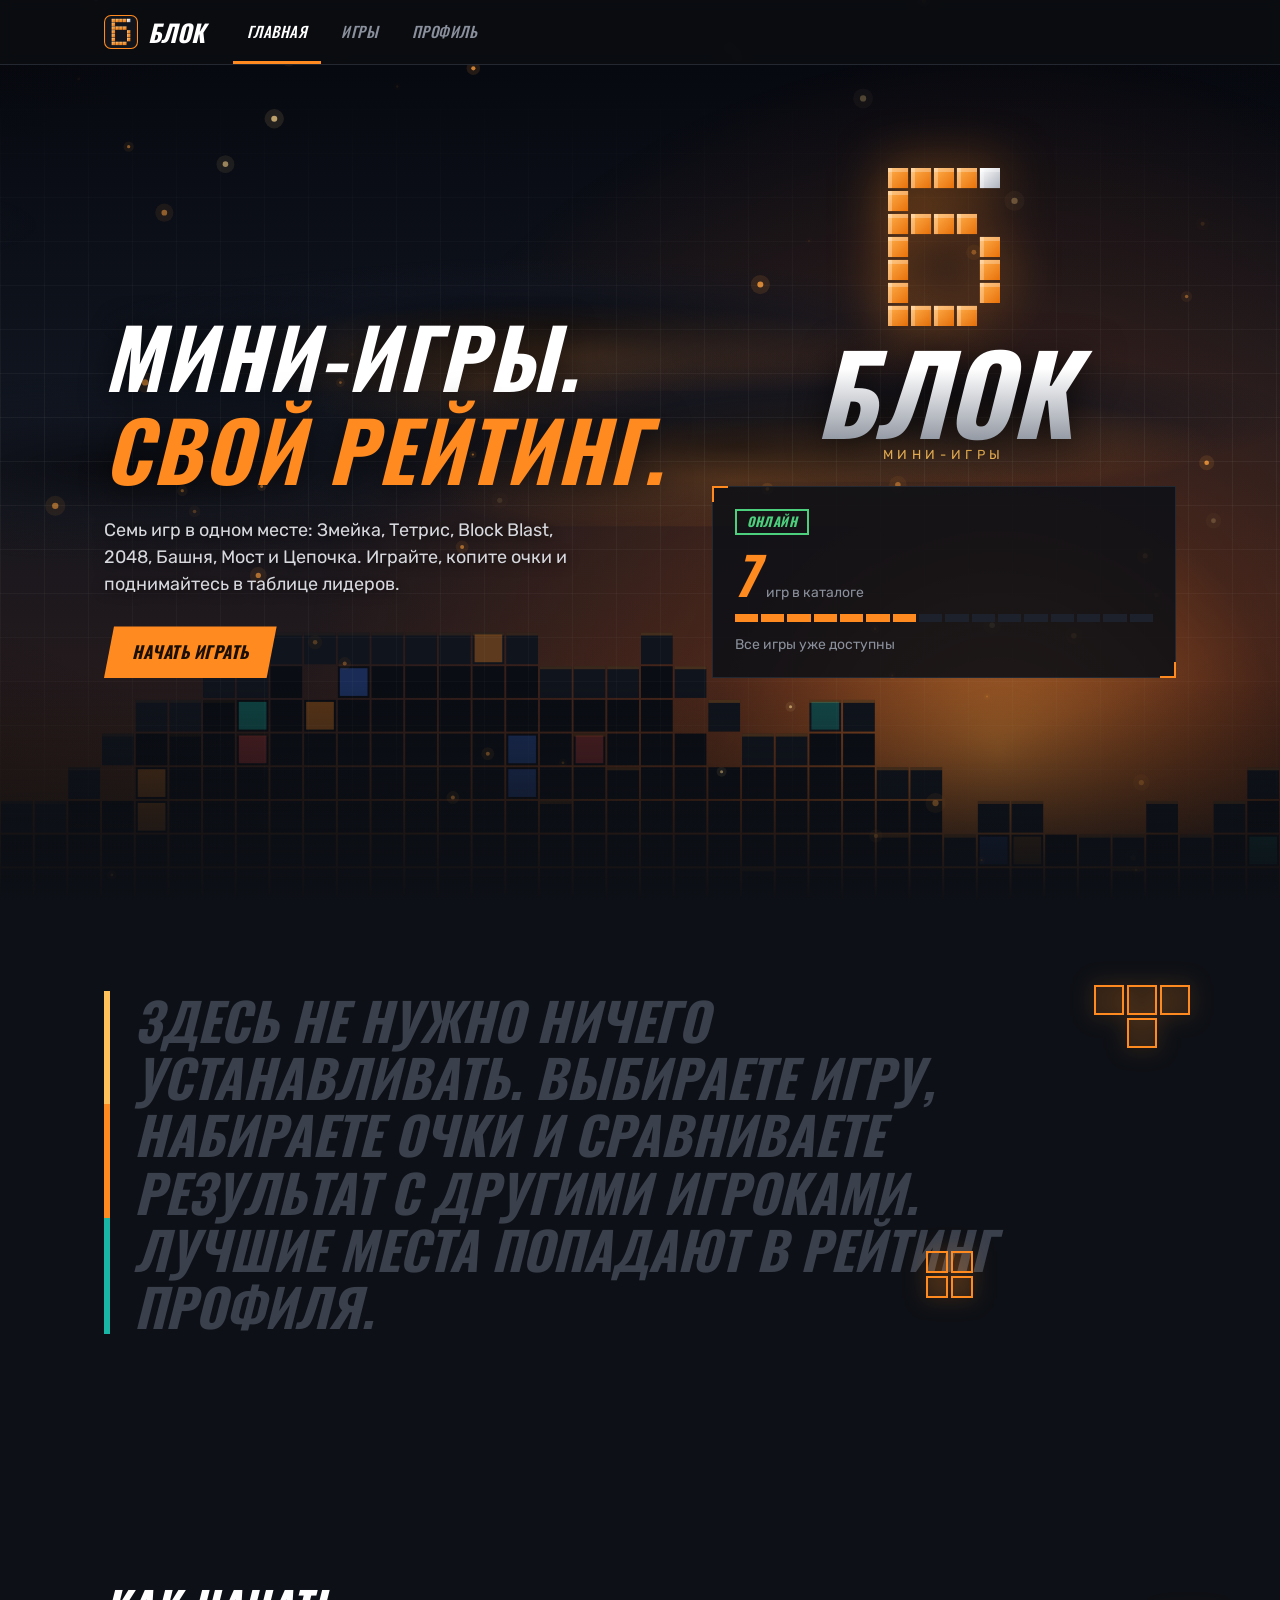
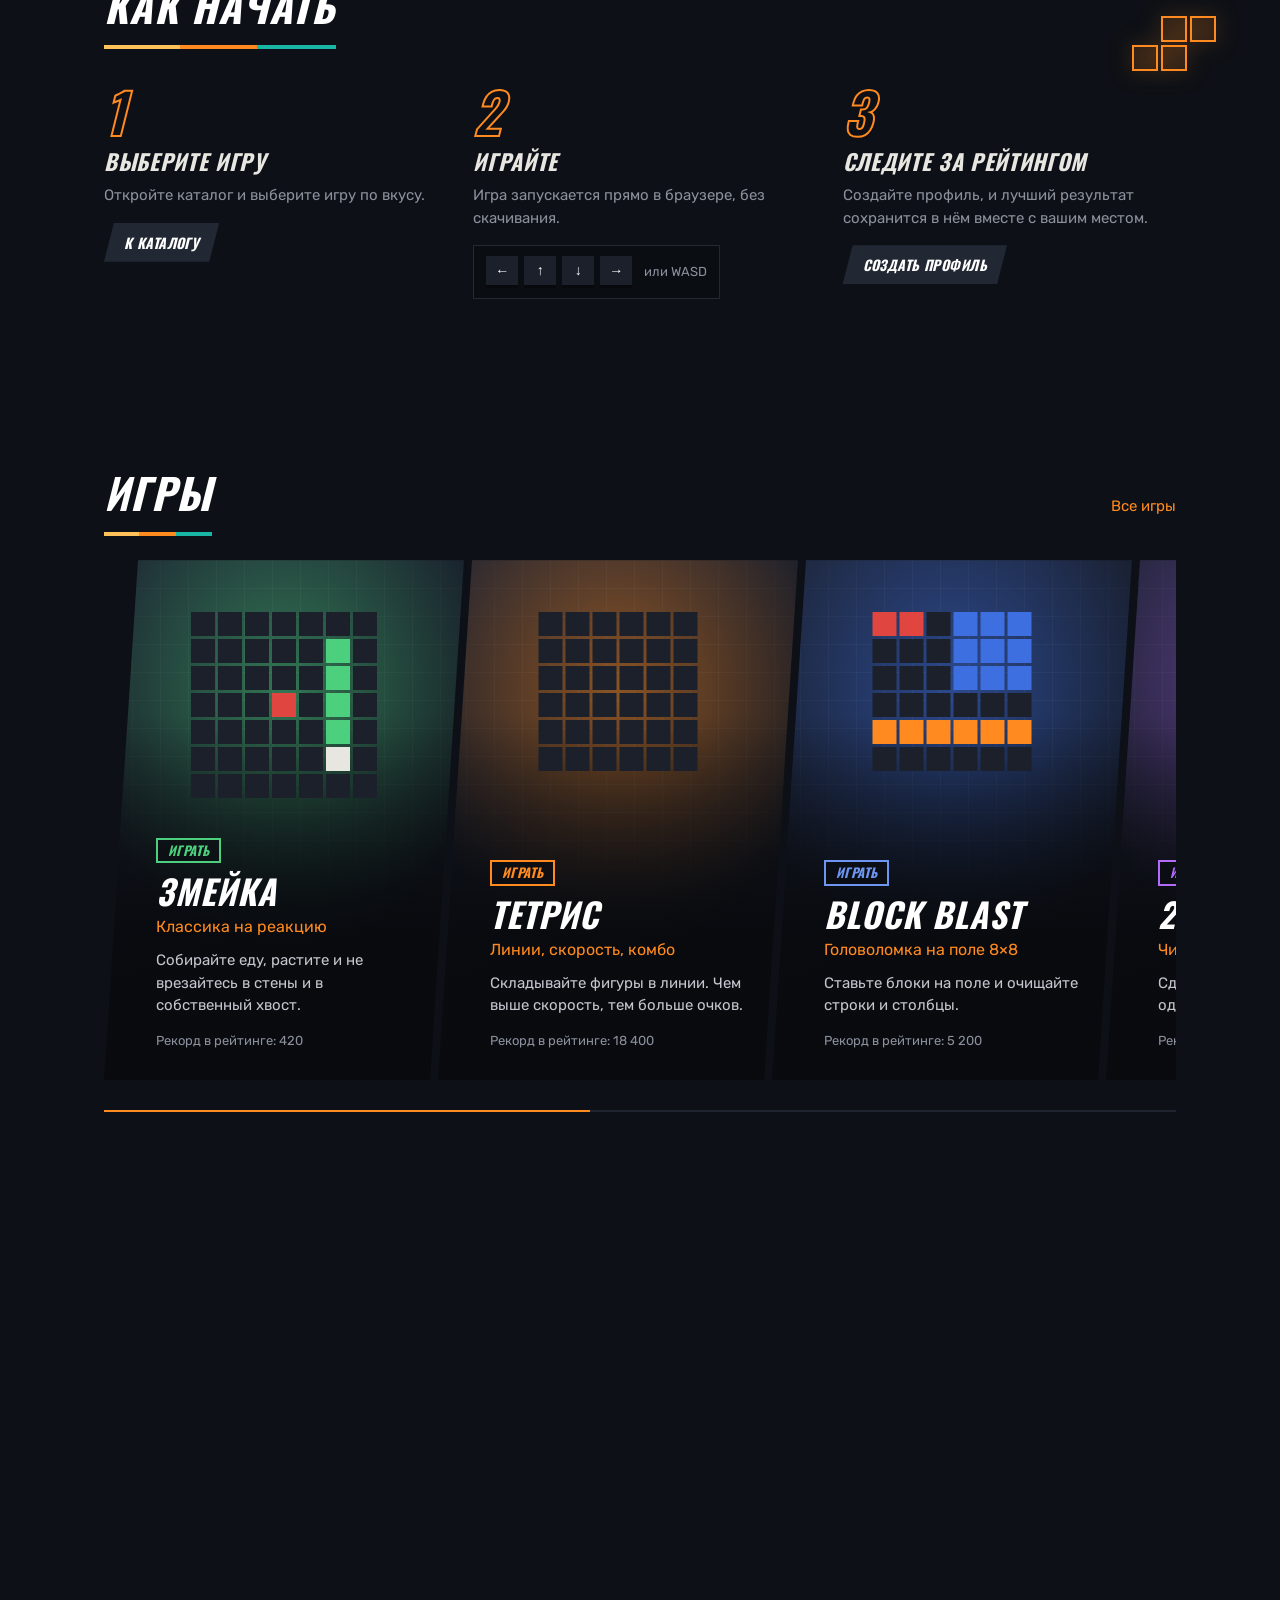
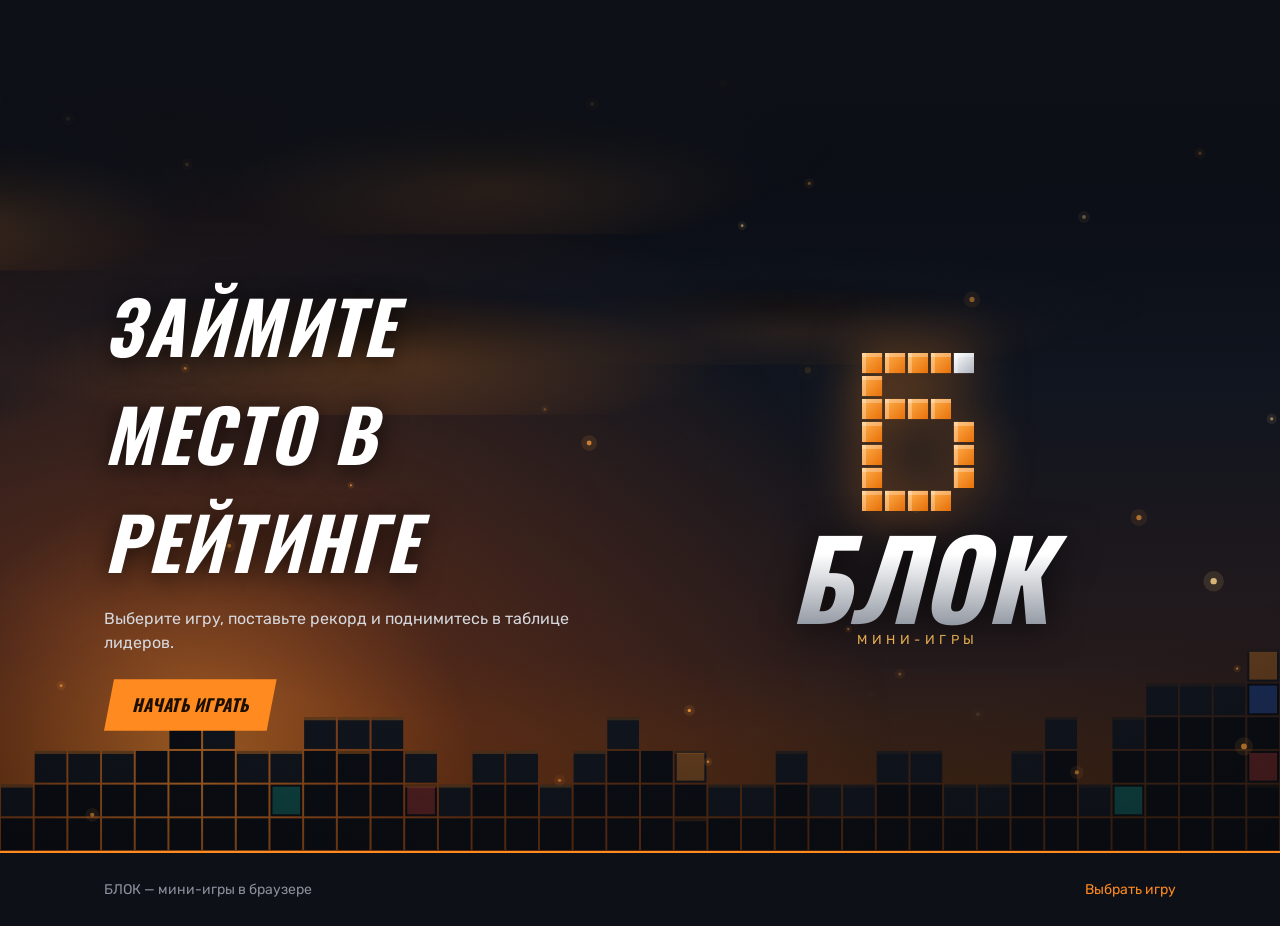
<file: index.html>
<!DOCTYPE html>
<html lang="ru"><head><meta charset="UTF-8"><meta name="viewport" content="width=device-width, initial-scale=1">
<title>БЛОК — мини-игры</title>
<link href="https://fonts.googleapis.com/css2?family=Oswald:wght@500;700&family=Rubik:wght@400;500&display=swap" rel="stylesheet">
<link rel="icon" href="logo.svg" type="image/svg+xml"><link rel="manifest" href="manifest.webmanifest"><meta name="theme-color" content="#0d1016"><link rel="apple-touch-icon" href="icon-192.png"><link rel="stylesheet" href="style.css"></head><body><canvas id="bgfx" data-fx="page"></canvas>
<header><div class="wrap"><a class="logo" href="index.html"><img src="logo.svg" alt="" width="34" height="34">БЛОК</a><nav class="nav"><a href="index.html" class="on">Главная</a><a href="games.html">Игры</a><a href="profile.html">Профиль</a></nav></div></header>
<main>
<div class="hero"><div class="scene"><canvas data-fx="hero"></canvas></div><div id="rain"></div><div class="wrap">
 <div><h1>Мини-игры.<br><span>Свой рейтинг.</span></h1>
 <p>Семь игр в одном месте: Змейка, Тетрис, Block Blast, 2048, Башня, Мост и Цепочка. Играйте, копите очки и поднимайтесь в таблице лидеров.</p>
 <a class="btn main" href="games.html">Начать играть</a></div>
 <div class="right"><div class="emblem"><img class="mark" src="mark.svg" alt=""><div class="word">БЛОК</div><small>мини-игры</small></div>
 <div class="status"><span class="tag">Онлайн</span><div class="big">7<small>игр в каталоге</small></div>
 <div class="bar"><i class="f"></i><i class="f"></i><i class="f"></i><i class="f"></i><i class="f"></i><i class="f"></i><i class="f"></i><i></i><i></i><i></i><i></i><i></i><i></i><i></i><i></i><i></i></div>
 <div style="color:var(--muted);font-size:14px">Все игры уже доступны</div></div></div>
</div></div>
<div class="manifest"><i data-fl="2" data-s="30" style="right:7%;top:14%"></i><i data-fl="1" data-s="22" data-d="-4" style="right:24%;top:58%"></i><div class="wrap"><p class="reveal">Здесь не нужно ничего устанавливать. Выбираете игру, набираете очки и сравниваете результат с другими игроками. Лучшие места попадают в рейтинг профиля.</p></div></div>
<section><i data-fl="4" data-s="26" data-d="-2" style="right:5%;top:24%"></i><div class="wrap"><h2>Как начать</h2><div class="steps">
 <div><div class="n">1</div><h3>Выберите игру</h3><p>Откройте каталог и выберите игру по вкусу.</p><div class="act"><a class="btn sm" href="games.html">К каталогу</a></div></div>
 <div><div class="n">2</div><h3>Играйте</h3><p>Игра запускается прямо в браузере, без скачивания.</p><div class="keys"><kbd>←</kbd><kbd>↑</kbd><kbd>↓</kbd><kbd>→</kbd><span>или WASD</span></div></div>
 <div><div class="n">3</div><h3>Следите за рейтингом</h3><p>Создайте профиль, и лучший результат сохранится в нём вместе с вашим местом.</p><div class="act"><a class="btn sm" href="profile.html">Создать профиль</a></div></div>
</div></div></section>
<section class="hs" id="gamesRow"><div class="pin"><div class="wrap"><div class="head"><h2>Игры</h2><a href="games.html">Все игры</a></div>
 <div class="units">
  <a class="unit" href="play.html?g=snake" style="--c:rgba(76,208,125,.5);--ac:#4cd07d"><div class="cells" style="--n:7" id="hSnake"></div><span class="tag">Играть</span><h3>Змейка</h3><div class="sub">Классика на реакцию</div><p>Собирайте еду, растите и не врезайтесь в стены и в собственный хвост.</p><div class="m">Рекорд в рейтинге: <span data-top="snake"></span></div></a>
  <a class="unit" href="play.html?g=tetris" style="--c:rgba(255,138,31,.5);--ac:#ff8a1f"><div class="cells" style="--n:6" id="hTetris"></div><span class="tag">Играть</span><h3>Тетрис</h3><div class="sub">Линии, скорость, комбо</div><p>Складывайте фигуры в линии. Чем выше скорость, тем больше очков.</p><div class="m">Рекорд в рейтинге: <span data-top="tetris"></span></div></a>
  <a class="unit" href="play.html?g=blast" style="--c:rgba(61,111,224,.55);--ac:#6d96f2"><div class="cells" style="--n:6" id="hBlast"></div><span class="tag">Играть</span><h3>Block Blast</h3><div class="sub">Головоломка на поле 8×8</div><p>Ставьте блоки на поле и очищайте строки и столбцы.</p><div class="m">Рекорд в рейтинге: <span data-top="blast"></span></div></a>
 <a class="unit" href="play.html?g=g2048" style="--c:rgba(179,107,255,.5);--ac:#b36bff"><div class="cells" style="--n:4" id="hG2048"></div><span class="tag">Играть</span><h3>2048</h3><div class="sub">Числа и стратегия</div><p>Сдвигайте плитки и объединяйте одинаковые числа до 2048.</p><div class="m">Рекорд в рейтинге: <span data-top="g2048"></span></div></a>
 
 <a class="unit" href="play.html?g=tower" style="--c:rgba(25,181,165,.5);--ac:#19b5a5"><div class="cells" style="--n:6" id="hTower"></div><span class="tag">Играть</span><h3>Башня</h3><div class="sub">Один клик, точный расчёт</div><p>Ставьте блоки точно друг на друга и стройте башню как можно выше.</p><div class="m">Рекорд в рейтинге: <span data-top="tower"></span></div></a>
 <a class="unit" href="play.html?g=bridge" style="--c:rgba(255,193,90,.5);--ac:#ffc15a"><div class="cells" style="--n:7" id="hBridge"></div><span class="tag">Играть</span><h3>Мост</h3><div class="sub">Зажми, отпусти, перейди</div><p>Зажмите, чтобы мост вырос, и отпустите — он должен дотянуться до следующей площадки.</p><div class="m">Рекорд в рейтинге: <span data-top="bridge"></span></div></a>
 <a class="unit" href="play.html?g=chain" style="--c:rgba(255,92,138,.5);--ac:#ff5c8a"><div class="cells" style="--n:6" id="hChain"></div><span class="tag">Играть</span><h3>Цепочка</h3><div class="sub">Один взрыв — вся цепь</div><p>Запустите один взрыв так, чтобы он задел как можно больше шариков.</p><div class="m">Рекорд в рейтинге: <span data-top="chain"></span></div></a>
 </div><div class="track"><i></i></div></div></div></section>
<div class="final"><div class="scene"><canvas data-fx="final"></canvas></div><div class="wrap"><div><h2>Займите место в рейтинге</h2><p>Выберите игру, поставьте рекорд и поднимитесь в таблице лидеров.</p><a class="btn main" href="games.html">Начать играть</a></div><div class="emblem"><img class="mark" src="mark.svg" alt=""><div class="word">БЛОК</div><small>мини-игры</small></div></div></div>
</main>
<footer><div class="wrap"><span>БЛОК — мини-игры в браузере</span><a href="games.html" style="color:var(--accent);text-decoration:none">Выбрать игру</a></div></footer>
<script src="main.js"></script></body></html>
</file>
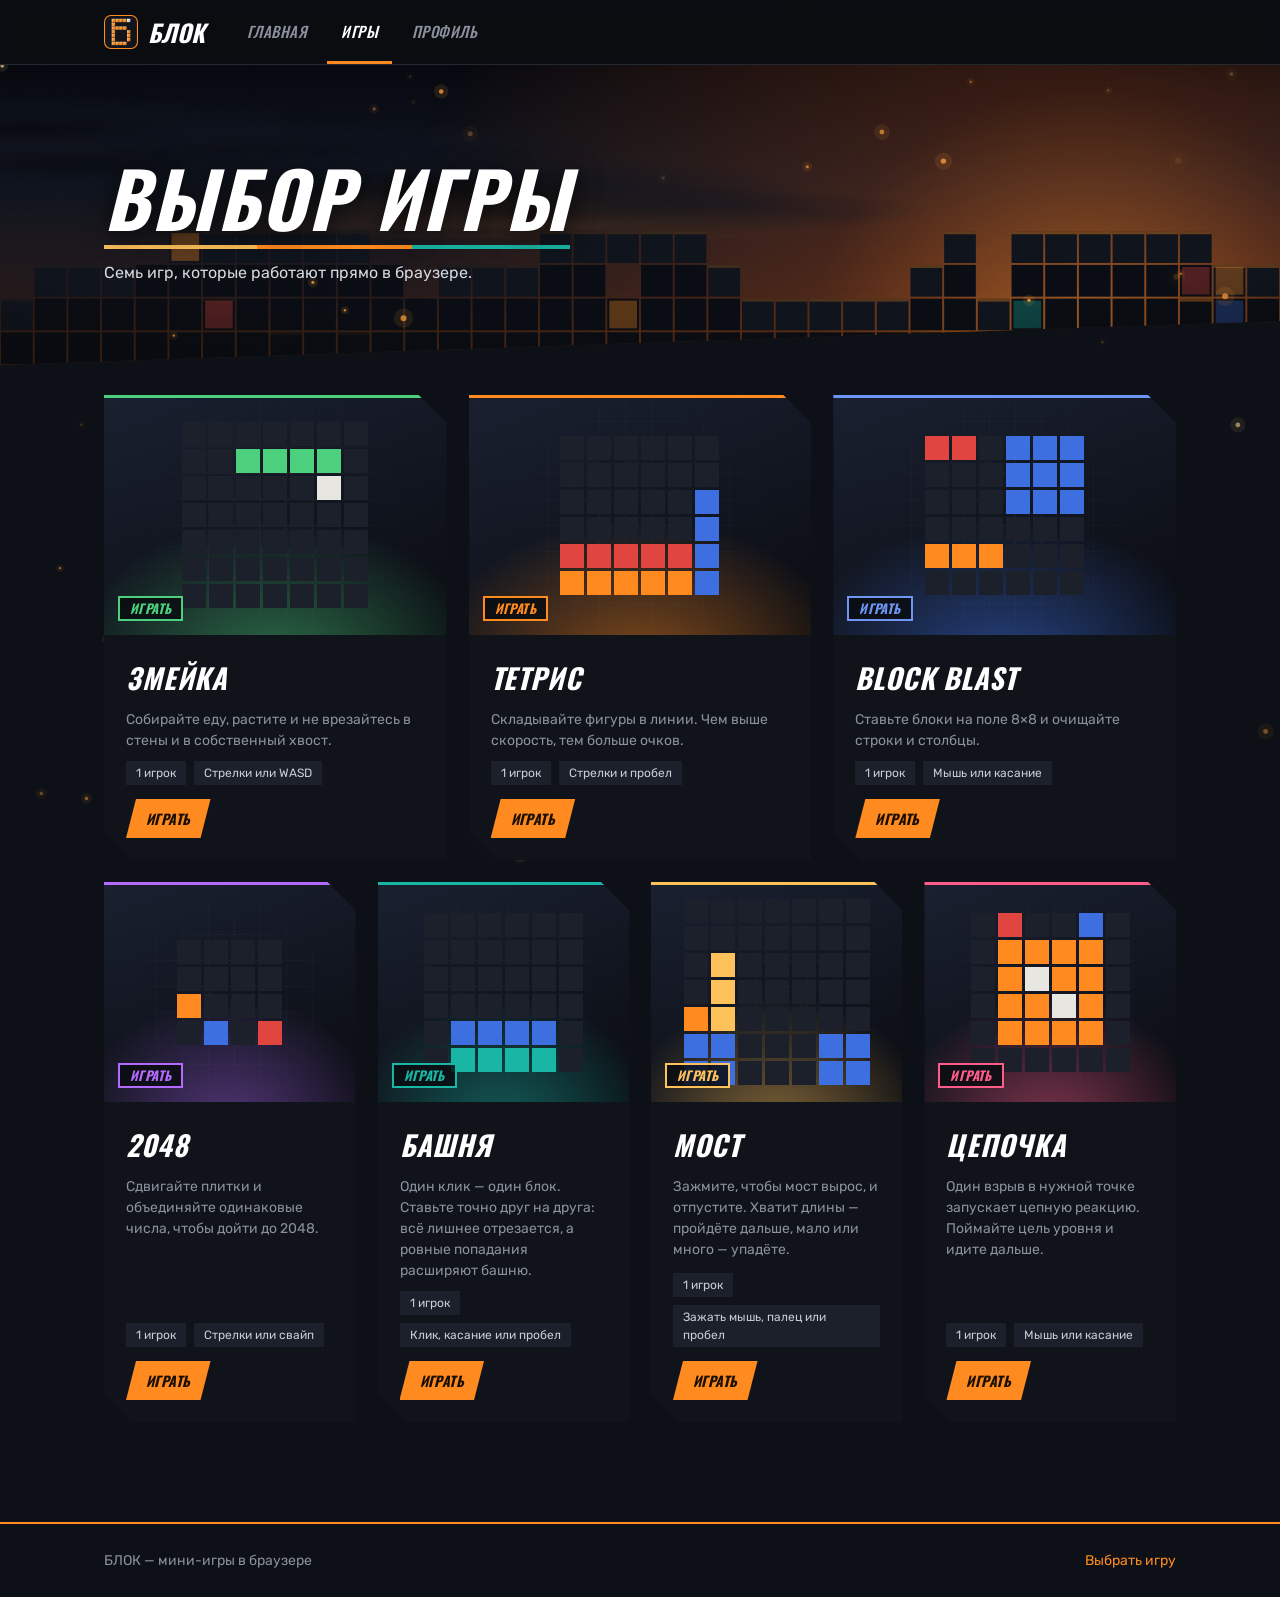
<file: games.html>
<!DOCTYPE html>
<html lang="ru"><head><meta charset="UTF-8"><meta name="viewport" content="width=device-width, initial-scale=1">
<title>БЛОК — мини-игры</title>
<link href="https://fonts.googleapis.com/css2?family=Oswald:wght@500;700&family=Rubik:wght@400;500&display=swap" rel="stylesheet">
<link rel="icon" href="logo.svg" type="image/svg+xml"><link rel="manifest" href="manifest.webmanifest"><meta name="theme-color" content="#0d1016"><link rel="apple-touch-icon" href="icon-192.png"><link rel="stylesheet" href="style.css"></head><body><canvas id="bgfx" data-fx="page"></canvas>
<header><div class="wrap"><a class="logo" href="index.html"><img src="logo.svg" alt="" width="34" height="34">БЛОК</a><nav class="nav"><a href="index.html" >Главная</a><a href="games.html" class="on">Игры</a><a href="profile.html" >Профиль</a></nav></div></header>
<main><div class="banner"><div class="scene"><canvas data-fx="banner"></canvas></div><div class="wrap"><h1>Выбор игры</h1><p>Семь игр, которые работают прямо в браузере.</p></div></div>
<div class="page"><div class="wrap"><div class="games">
 <article class="game" style="--c:rgba(76,208,125,.5);--ac:#4cd07d"><div class="thumb"><div class="cells" style="--n:7" id="tSnake"></div><span class="tag">Играть</span></div><div class="body"><h3>Змейка</h3><p>Собирайте еду, растите и не врезайтесь в стены и в собственный хвост.</p><ul class="meta"><li>1 игрок</li><li>Стрелки или WASD</li></ul><a class="btn main sm" href="play.html?g=snake">Играть</a></div></article>
 <article class="game" style="--c:rgba(255,138,31,.5);--ac:#ff8a1f"><div class="thumb"><div class="cells" style="--n:6" id="tTetris"></div><span class="tag">Играть</span></div><div class="body"><h3>Тетрис</h3><p>Складывайте фигуры в линии. Чем выше скорость, тем больше очков.</p><ul class="meta"><li>1 игрок</li><li>Стрелки и пробел</li></ul><a class="btn main sm" href="play.html?g=tetris">Играть</a></div></article>
 <article class="game" style="--c:rgba(61,111,224,.55);--ac:#6d96f2"><div class="thumb"><div class="cells" style="--n:6" id="tBlast"></div><span class="tag">Играть</span></div><div class="body"><h3>Block Blast</h3><p>Ставьте блоки на поле 8×8 и очищайте строки и столбцы.</p><ul class="meta"><li>1 игрок</li><li>Мышь или касание</li></ul><a class="btn main sm" href="play.html?g=blast">Играть</a></div></article>
<article class="game" style="--c:rgba(179,107,255,.45);--ac:#b36bff"><div class="thumb"><div class="cells" style="--n:4" id="tG2048"></div><span class="tag">Играть</span></div><div class="body"><h3>2048</h3><p>Сдвигайте плитки и объединяйте одинаковые числа, чтобы дойти до 2048.</p><ul class="meta"><li>1 игрок</li><li>Стрелки или свайп</li></ul><a class="btn main sm" href="play.html?g=g2048">Играть</a></div></article>
 <article class="game" style="--c:rgba(25,181,165,.5);--ac:#19b5a5"><div class="thumb"><div class="cells" style="--n:6" id="tTower"></div><span class="tag">Играть</span></div><div class="body"><h3>Башня</h3><p>Один клик — один блок. Ставьте точно друг на друга: всё лишнее отрезается, а ровные попадания расширяют башню.</p><ul class="meta"><li>1 игрок</li><li>Клик, касание или пробел</li></ul><a class="btn main sm" href="play.html?g=tower">Играть</a></div></article>
 <article class="game" style="--c:rgba(255,193,90,.5);--ac:#ffc15a"><div class="thumb"><div class="cells" style="--n:7" id="tBridge"></div><span class="tag">Играть</span></div><div class="body"><h3>Мост</h3><p>Зажмите, чтобы мост вырос, и отпустите. Хватит длины — пройдёте дальше, мало или много — упадёте.</p><ul class="meta"><li>1 игрок</li><li>Зажать мышь, палец или пробел</li></ul><a class="btn main sm" href="play.html?g=bridge">Играть</a></div></article>
 <article class="game" style="--c:rgba(255,92,138,.5);--ac:#ff5c8a"><div class="thumb"><div class="cells" style="--n:6" id="tChain"></div><span class="tag">Играть</span></div><div class="body"><h3>Цепочка</h3><p>Один взрыв в нужной точке запускает цепную реакцию. Поймайте цель уровня и идите дальше.</p><ul class="meta"><li>1 игрок</li><li>Мышь или касание</li></ul><a class="btn main sm" href="play.html?g=chain">Играть</a></div></article>
</div></div></div></main>
<footer><div class="wrap"><span>БЛОК — мини-игры в браузере</span><a href="games.html" style="color:var(--accent);text-decoration:none">Выбрать игру</a></div></footer>
<script src="main.js"></script></body></html>
</file>
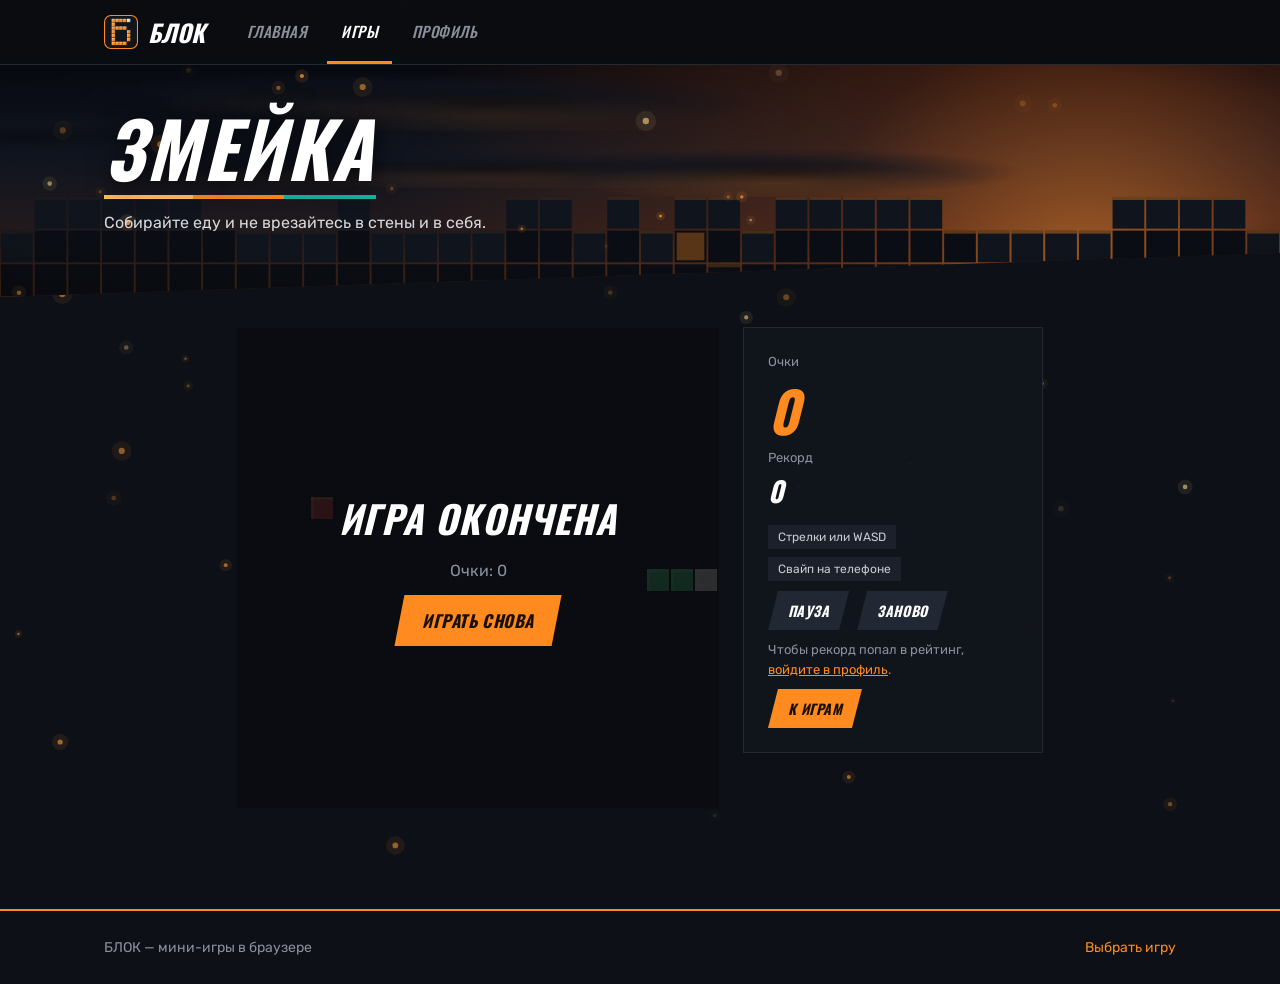
<file: play.html>
<!DOCTYPE html>
<html lang="ru"><head><meta charset="UTF-8"><meta name="viewport" content="width=device-width, initial-scale=1">
<title>БЛОК — игра</title>
<link href="https://fonts.googleapis.com/css2?family=Oswald:wght@500;700&family=Rubik:wght@400;500&display=swap" rel="stylesheet">
<link rel="icon" href="logo.svg" type="image/svg+xml"><link rel="manifest" href="manifest.webmanifest"><meta name="theme-color" content="#0d1016"><link rel="apple-touch-icon" href="icon-192.png"><link rel="stylesheet" href="style.css"></head><body><canvas id="bgfx" data-fx="page"></canvas>
<header><div class="wrap"><a class="logo" href="index.html"><img src="logo.svg" alt="" width="34" height="34">БЛОК</a><nav class="nav"><a href="index.html">Главная</a><a href="games.html" class="on">Игры</a><a href="profile.html">Профиль</a></nav></div></header>
<main><div class="banner sm"><div class="scene"><canvas data-fx="banner"></canvas></div><div class="wrap"><h1 id="gTitle"></h1><p id="gDesc"></p></div></div>
<div class="page"><div class="wrap"><div class="play">
 <div class="stage"><canvas id="cv"></canvas><div class="ov" id="ov"><h3 id="ovT"></h3><p id="ovS"></p><button class="btn main" id="again" style="display:none">Играть снова</button></div></div>
 <aside class="card side2">
  <div class="lab">Очки</div><div class="score" id="score">0</div>
  <div class="lab">Рекорд</div><div class="bst" id="best">0</div>
  <div class="lab" id="extra"></div><canvas id="nx" width="120" height="100"></canvas>
  <ul class="meta" id="ctrl"></ul>
  <div class="row"><button class="btn sm" id="pauseBtn">Пауза</button><button class="btn sm" id="restart">Заново</button></div>
  <p class="lab" id="guest">Чтобы рекорд попал в рейтинг, <a href="profile.html">войдите в профиль</a>.</p>
  <a class="btn main sm" href="games.html" style="align-self:flex-start">К играм</a>
 </aside>
</div></div></div></main>
<footer><div class="wrap"><span>БЛОК — мини-игры в браузере</span><a href="games.html" style="color:var(--accent);text-decoration:none">Выбрать игру</a></div></footer>
<script src="main.js"></script><script src="games.js"></script></body></html>
</file>
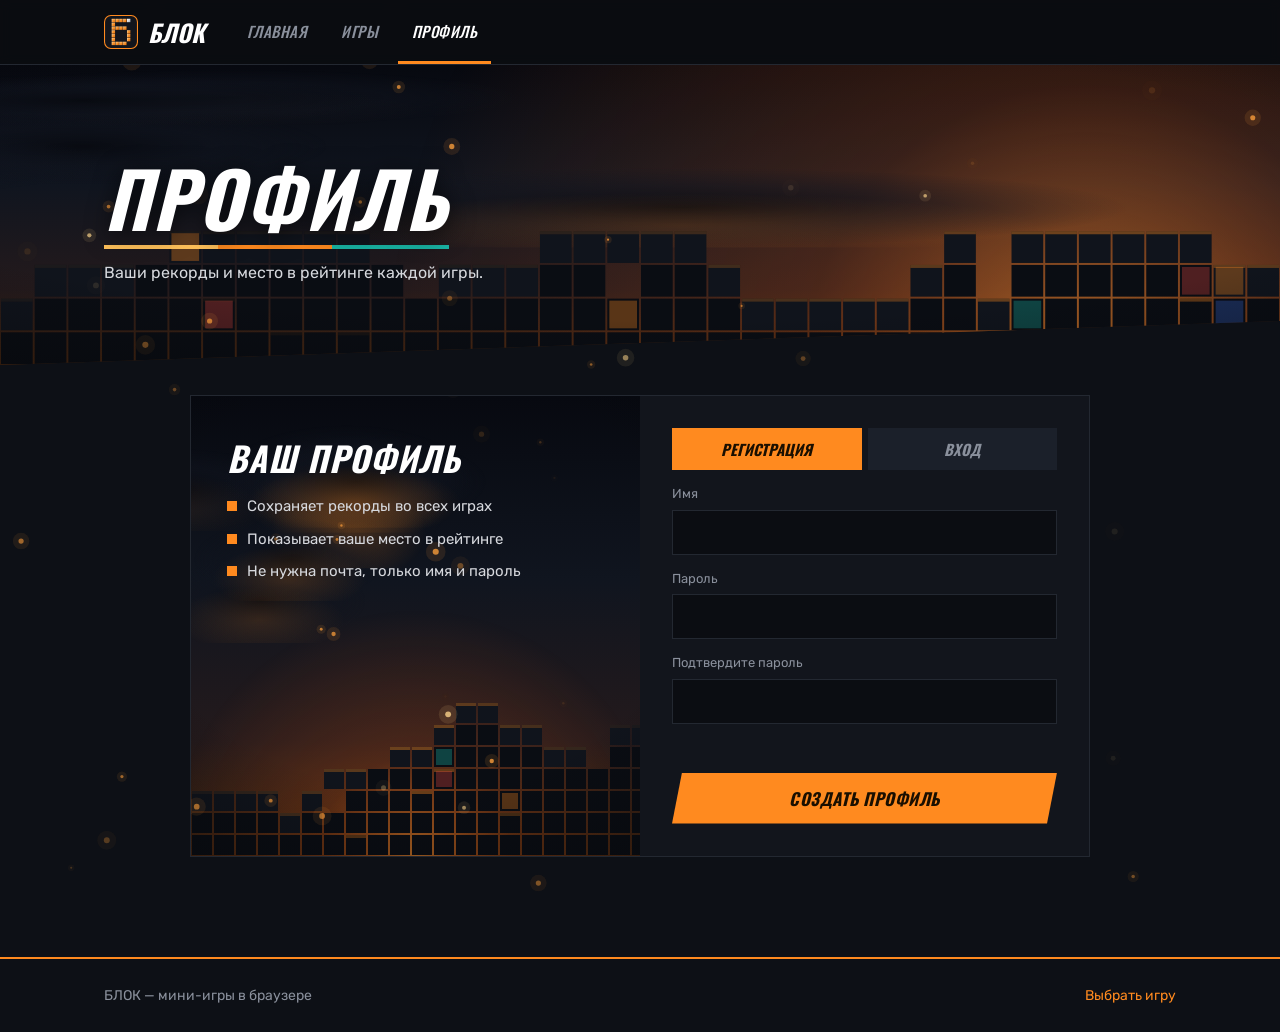
<file: profile.html>
<!DOCTYPE html>
<html lang="ru"><head><meta charset="UTF-8"><meta name="viewport" content="width=device-width, initial-scale=1">
<title>БЛОК — профиль</title>
<link href="https://fonts.googleapis.com/css2?family=Oswald:wght@500;700&family=Rubik:wght@400;500&display=swap" rel="stylesheet">
<link rel="icon" href="logo.svg" type="image/svg+xml"><link rel="manifest" href="manifest.webmanifest"><meta name="theme-color" content="#0d1016"><link rel="apple-touch-icon" href="icon-192.png"><link rel="stylesheet" href="style.css"></head><body><canvas id="bgfx" data-fx="page"></canvas>
<header><div class="wrap"><a class="logo" href="index.html"><img src="logo.svg" alt="" width="34" height="34">БЛОК</a><nav class="nav"><a href="index.html" >Главная</a><a href="games.html" >Игры</a><a href="profile.html" class="on">Профиль</a></nav></div></header>
<main><div class="banner"><div class="scene"><canvas data-fx="banner"></canvas></div><div class="wrap"><h1>Профиль</h1><p>Ваши рекорды и место в рейтинге каждой игры.</p></div></div>
<div class="page"><div class="wrap">
 <div class="auth" id="authView">
  <div class="side"><div class="scene"><canvas data-fx="side"></canvas></div><div class="tx"><h2>Ваш профиль</h2><ul><li>Сохраняет рекорды во всех играх</li><li>Показывает ваше место в рейтинге</li><li>Не нужна почта, только имя и пароль</li></ul></div></div>
  <form id="authForm" autocomplete="off">
   <div class="mode"><button type="button" data-m="reg" class="on">Регистрация</button><button type="button" data-m="login">Вход</button></div>
   <label>Имя<input id="fName" maxlength="16" required></label>
   <label>Пароль<input id="fPass" type="password" required></label>
   <label id="confWrap">Подтвердите пароль<input id="fConf" type="password"></label>
   <div class="err" id="err"></div>
   <button class="btn main" id="submit" type="submit">Создать профиль</button>
  </form>
 </div>
 <div class="profile hide" id="profView">
  <div class="card me"><div class="ava" id="pAva">И</div><h3 id="pName"></h3><small id="pSince"></small>
   <div class="sum"><div><b id="pGames">7</b>игр</div><div><b id="pPts">0</b>очков всего</div></div>
   <ul class="places" id="pPlaces"></ul><button class="btn sm out" id="logout">Выйти</button></div>
  <div><div class="gtabs" id="gtabs"></div>
   <div class="card"><table><thead><tr><th>Место</th><th>Игрок</th><th>Очки</th></tr></thead><tbody id="rows"></tbody></table></div></div>
 </div>
</div></div></main>
<footer><div class="wrap"><span>БЛОК — мини-игры в браузере</span><a href="games.html" style="color:var(--accent);text-decoration:none">Выбрать игру</a></div></footer>
<script src="main.js"></script></body></html>
</file>
<file: style.css>
:root{--bg:#0d1016;--panel:#12151c;--line:#232831;--text:#e8e6e1;--muted:#8a909c;--accent:#ff8a1f;--amber:#ffc15a;--teal:#19b5a5;--ok:#4cd07d}
*{box-sizing:border-box;margin:0}
html{scroll-behavior:smooth;scroll-padding-top:80px}
body{background:var(--bg);color:var(--text);font:16px/1.5 Rubik,Arial,sans-serif}
h1,h2,h3,.nav a,.btn,.tag{font-family:Oswald,Impact,sans-serif;font-style:italic;text-transform:uppercase;letter-spacing:.03em}
.wrap{max-width:1120px;margin:0 auto;padding:0 24px}
#bgfx{position:fixed;inset:0;width:100%;height:100%;z-index:0;pointer-events:none;opacity:.75}
main,footer{position:relative;z-index:1}
header{position:sticky;top:0;z-index:20;background:rgba(10,12,17,.92);backdrop-filter:blur(6px);border-bottom:1px solid var(--line)}
header .wrap{display:flex;align-items:center;gap:28px;height:64px}
.logo{font:700 24px Oswald,sans-serif;font-style:italic;color:#fff;text-decoration:none;display:flex;gap:10px;align-items:center}
.logo i{display:grid;grid-template-columns:repeat(2,9px);gap:2px}
.logo i b{width:9px;height:9px;background:var(--accent)}
.logo i b:nth-child(3){background:#fff}
.nav{display:flex;gap:6px}
.nav a{color:var(--muted);text-decoration:none;padding:20px 14px 18px;border-bottom:3px solid transparent;font-weight:500;font-size:15px}
.nav a:hover,.nav a.on{color:#fff;border-color:var(--accent)}
.btn{display:inline-block;border:0;cursor:pointer;color:#fff;background:#222833;padding:13px 28px;font-weight:700;font-size:17px;text-decoration:none;clip-path:polygon(10px 0,100% 0,calc(100% - 10px) 100%,0 100%);transition:background .15s}
.btn:hover{background:#2e3542}
.btn.main{background:var(--accent);color:#1a0f00}
.btn.main:hover{background:#ffa03f}
.btn[disabled]{opacity:.45;cursor:not-allowed}
.btn.sm{padding:9px 20px;font-size:14px}
a:focus-visible,button:focus-visible{outline:2px solid var(--accent);outline-offset:2px}

/* ===== сцена: закат + силуэт из блоков + искры (рисуется в main.js) ===== */
.scene{position:absolute;inset:0;overflow:hidden;z-index:0;background:linear-gradient(180deg,#070910 0%,#10151f 40%,#241a1c 75%,#4a2810 100%)}
.scene canvas{position:absolute;inset:0;width:100%;height:100%;display:block}
.scene::after{content:"";position:absolute;inset:0;background:radial-gradient(120% 90% at 50% 40%,transparent 50%,rgba(5,6,9,.65))}
.hero{position:relative;min-height:calc(100vh - 64px);display:flex;align-items:center;overflow:hidden}
.hero::before{content:"";position:absolute;inset:0;z-index:1;background-image:linear-gradient(rgba(255,255,255,.05) 1px,transparent 1px),linear-gradient(90deg,rgba(255,255,255,.05) 1px,transparent 1px);background-size:44px 44px;mask-image:linear-gradient(transparent,#000 45%,transparent)}
#rain{position:absolute;inset:0;z-index:1;pointer-events:none}
.pc{position:absolute;top:-120px;display:grid;gap:3px;opacity:.4;animation:fall linear infinite}
.pc b{width:var(--s);height:var(--s);background:var(--c);box-shadow:inset 0 0 0 2px rgba(255,255,255,.18)}
@keyframes fall{to{transform:translateY(calc(100vh + 240px)) rotate(var(--r))}}
.hero .wrap{position:relative;z-index:2;width:100%;display:grid;grid-template-columns:1.1fr .9fr;gap:40px;align-items:end;padding-top:50px;padding-bottom:170px}
.hero h1{font-size:clamp(44px,6.4vw,84px);line-height:1.14;font-weight:700;color:#fff;text-shadow:0 4px 30px rgba(0,0,0,.6)}
.hero h1 span{color:var(--accent)}
.hero p{max-width:480px;margin:22px 0 28px;font-size:18px;color:#d6d8dd;text-shadow:0 2px 12px rgba(0,0,0,.8)}
.right{display:flex;flex-direction:column;gap:22px}
.emblem{text-align:center}
.mark{display:grid;grid-template-columns:repeat(2,46px);gap:5px;width:max-content;margin:0 auto 4px;filter:drop-shadow(0 0 26px rgba(255,138,31,.6));animation:bob 5s ease-in-out infinite}
.mark b{width:46px;height:46px;background:linear-gradient(135deg,#ffb04d,#e8710a);box-shadow:inset 0 0 0 3px rgba(255,255,255,.22)}
.mark b:nth-child(3){background:linear-gradient(135deg,#fff,#aeb3bd)}
@keyframes bob{50%{transform:translateY(-8px)}}
.word{font:700 clamp(64px,8.5vw,110px)/1 Oswald,sans-serif;font-style:italic;text-transform:uppercase;background:linear-gradient(#fff 30%,#8d939e);-webkit-background-clip:text;background-clip:text;color:transparent;filter:drop-shadow(0 4px 18px rgba(0,0,0,.7))}
.emblem small{display:block;color:var(--amber);letter-spacing:.35em;text-transform:uppercase;font-size:13px}
.status{background:rgba(14,16,22,.88);border:1px solid var(--line);padding:22px;position:relative}
.status::before,.status::after{content:"";position:absolute;width:14px;height:14px}
.status::before{top:-1px;left:-1px;border-top:2px solid var(--accent);border-left:2px solid var(--accent)}
.status::after{bottom:-1px;right:-1px;border-bottom:2px solid var(--accent);border-right:2px solid var(--accent)}
.tag{display:inline-block;border:2px solid var(--ok);color:var(--ok);padding:1px 10px;font-size:13px;font-weight:700}
.status .big{font:700 52px Oswald;font-style:italic;color:var(--accent);line-height:1.1;margin-top:10px}
.status .big small{font:400 14px Rubik;font-style:normal;color:var(--muted);margin-left:8px}
.bar{display:grid;grid-template-columns:repeat(16,1fr);gap:3px;margin:12px 0}
.bar i{height:8px;background:#1c212b}.bar i.f{background:var(--accent)}

.manifest{padding:90px 0 170px}
.manifest p{font:700 clamp(28px,4.4vw,52px)/1.1 Oswald,sans-serif;font-style:italic;text-transform:uppercase;border-left:6px solid;border-image:linear-gradient(var(--amber) 33%,var(--accent) 33% 66%,var(--teal) 66%) 1;padding-left:24px;max-width:900px}
.manifest .w{color:#3a404c;transition:color .35s}.manifest .w.lit{color:#fff}
section{padding:70px 0}
h2{font-size:42px;font-weight:700;color:#fff;display:inline-block;padding-bottom:8px;border-bottom:4px solid;border-image:linear-gradient(90deg,var(--amber) 33%,var(--accent) 33% 66%,var(--teal) 66%) 1;margin-bottom:34px}
.steps{display:grid;grid-template-columns:repeat(3,1fr);gap:36px}
.steps .n{font:700 56px Oswald;font-style:italic;color:transparent;-webkit-text-stroke:2px var(--accent);line-height:1}
.steps h3{font-size:22px;margin:6px 0}.steps p{color:var(--muted);font-size:15px}

.final{position:relative;overflow:hidden;padding:200px 0 120px}
.final .wrap{position:relative;z-index:2;display:grid;grid-template-columns:1fr 1fr;gap:40px;align-items:center}
.final h2{border:0;font-size:clamp(40px,6vw,72px);margin-bottom:12px;padding:0;text-shadow:0 4px 24px rgba(0,0,0,.7)}
.final p{color:#d6d8dd;margin-bottom:24px;max-width:480px}
footer{border-top:2px solid var(--accent);padding:26px 0;color:var(--muted);font-size:14px;background:var(--bg)}
footer .wrap{display:flex;justify-content:space-between;gap:12px;flex-wrap:wrap}

/* ===== баннер внутренних страниц ===== */
.banner{position:relative;height:300px;display:flex;align-items:flex-end;overflow:hidden;clip-path:polygon(0 0,100% 0,100% calc(100% - 44px),0 100%)}
.banner .wrap{position:relative;z-index:2;width:100%;padding-bottom:80px}
.banner h1{font-size:clamp(44px,7vw,76px);line-height:1;color:#fff;display:inline-block;padding-bottom:10px;border-bottom:4px solid;border-image:linear-gradient(90deg,var(--amber) 33%,var(--accent) 33% 66%,var(--teal) 66%) 1;text-shadow:0 4px 24px rgba(0,0,0,.7)}
.banner p{color:#d6d8dd;margin-top:12px;max-width:520px}
.page{padding:30px 0 100px;min-height:60vh}

/* ===== игры ===== */
.games{display:grid;grid-template-columns:repeat(3,1fr);gap:22px}
.game{position:relative;display:flex;flex-direction:column;background:#10131a;transition:transform .2s;clip-path:polygon(0 0,calc(100% - 28px) 0,100% 28px,100% 100%,28px 100%,0 calc(100% - 28px))}
.game::before{content:"";position:absolute;top:0;left:0;right:0;height:3px;background:var(--ac);z-index:3}
.game:hover{transform:translateY(-6px)}
.thumb{height:240px;position:relative;display:grid;place-items:center;overflow:hidden;background:radial-gradient(90% 90% at 50% 115%,var(--c),transparent 70%),linear-gradient(160deg,#1a2030,#0a0c11)}
.thumb::before{content:"";position:absolute;inset:0;background-image:linear-gradient(rgba(255,255,255,.05) 1px,transparent 1px),linear-gradient(90deg,rgba(255,255,255,.05) 1px,transparent 1px);background-size:26px 26px;mask-image:radial-gradient(circle,#000,transparent 75%)}
.thumb .tag{position:absolute;left:14px;bottom:14px;color:var(--ac);border-color:var(--ac);background:rgba(10,12,17,.85);z-index:2}
.game .body{padding:22px;display:flex;flex-direction:column;gap:10px;flex:1}
.game h3{font-size:28px;color:#fff}
.game p{color:var(--muted);font-size:14px;flex:1}
.meta{display:flex;gap:8px;flex-wrap:wrap;list-style:none;padding:0}
.meta li{font-size:12px;color:#c9ccd3;background:#1b202a;padding:3px 10px}
.game .btn{align-self:flex-start;margin-top:4px}
.cells{position:relative;z-index:1;display:grid;grid-template-columns:repeat(var(--n),24px);gap:3px;transition:filter .2s}
.game:hover .cells{filter:drop-shadow(0 0 16px var(--ac))}
.cells b{width:24px;height:24px;background:#1b202a;transition:background .25s}
.cells b.a{background:var(--accent)}.cells b.w{background:#e8e6e1}.cells b.g{background:var(--ok)}.cells b.u{background:#3d6fe0}.cells b.r{background:#e0453f}.cells b.t{background:var(--teal)}.cells b.y{background:var(--amber)}

/* ===== вход и профиль ===== */
.auth{display:grid;grid-template-columns:1fr 1fr;max-width:900px;margin:0 auto;background:var(--panel);border:1px solid var(--line)}
.auth .side{position:relative;min-height:440px;padding:36px;overflow:hidden}
.auth .side .tx{position:relative;z-index:2}
.auth .side h2{border:0;font-size:34px;padding:0;margin-bottom:12px}
.auth .side ul{list-style:none;padding:0;color:#d6d8dd;display:grid;gap:10px;font-size:15px}
.auth .side li::before{content:"";display:inline-block;width:10px;height:10px;background:var(--accent);margin-right:10px}
.auth form{padding:32px;display:flex;flex-direction:column;gap:14px}
.mode,.tabs{display:flex;gap:6px}
.mode button{flex:1;font:700 15px Oswald;font-style:italic;text-transform:uppercase;background:#1b202a;color:var(--muted);border:0;padding:10px;cursor:pointer}
.mode button.on{background:var(--accent);color:#1a0f00}
label{font-size:13px;color:var(--muted);display:grid;gap:6px}
input{background:#0b0d12;border:1px solid var(--line);color:#fff;padding:12px;font:500 16px Rubik;width:100%}
input:focus{outline:2px solid var(--accent);border-color:transparent}
.err{color:#ff7a6e;font-size:14px;min-height:21px}
.hide{display:none!important}
.profile{display:grid;grid-template-columns:300px 1fr;gap:20px}
.card{background:rgba(18,21,28,.94);border:1px solid var(--line);padding:24px}
.me{text-align:center;position:relative;overflow:hidden}
.me::before{content:"";position:absolute;inset:0 0 auto;height:140px;background:radial-gradient(80% 100% at 50% 0,rgba(255,138,31,.35),transparent)}
.me>*{position:relative}
.ava{width:84px;height:84px;border-radius:50%;background:linear-gradient(135deg,var(--accent),#7a3b00);display:grid;place-items:center;font:700 38px Oswald;margin:0 auto 12px;box-shadow:0 0 0 4px rgba(255,138,31,.25)}
.me h3{font-size:28px;color:#fff}.me small{color:var(--muted)}
.sum{display:flex;justify-content:space-around;margin:18px 0;color:var(--muted);font-size:13px}
.sum b{display:block;font:700 28px Oswald;font-style:italic;color:var(--accent)}
.places{list-style:none;padding:0;margin:0 0 18px;display:grid;gap:8px;text-align:left}
.places li{display:flex;justify-content:space-between;background:#0e1118;padding:9px 12px;font-size:14px;border-left:3px solid var(--c)}
.gtabs{display:grid;grid-template-columns:repeat(auto-fit,minmax(150px,1fr));gap:12px;margin-bottom:16px}
.gtab{position:relative;overflow:hidden;text-align:left;border:0;border-bottom:4px solid transparent;color:#fff;padding:18px;min-height:120px;cursor:pointer;background:radial-gradient(120% 140% at 100% 100%,var(--cg),transparent 65%),#141821;clip-path:polygon(0 0,calc(100% - 18px) 0,100% 18px,100% 100%,0 100%);transition:transform .15s}
.gtab::before{content:"";position:absolute;right:-6px;bottom:-6px;width:96px;height:96px;background-image:linear-gradient(var(--c) 2px,transparent 2px),linear-gradient(90deg,var(--c) 2px,transparent 2px);background-size:24px 24px;opacity:.25}
.gtab:hover{transform:translateY(-3px)}
.gtab.on{border-bottom-color:var(--c);background:radial-gradient(120% 140% at 100% 100%,var(--cg),transparent 55%),#1a1f2a}
.gtab h4{font:700 22px Oswald;font-style:italic;text-transform:uppercase;position:relative}
.gtab span{display:block;color:#c9ccd3;font-size:13px;position:relative}
table{width:100%;border-collapse:collapse}
th,td{text-align:left;padding:11px 8px;border-bottom:1px solid var(--line);font-size:15px}
th{color:var(--muted);font-weight:500;font-size:13px}
.pl{display:inline-grid;place-items:center;width:30px;height:30px;background:#1b202a;font:700 16px Oswald;font-style:italic}
.pl.p1{background:var(--amber);color:#1a0f00}.pl.p2{background:#c8ccd4;color:#111}.pl.p3{background:#c8793a;color:#111}
.meter{height:5px;background:#1b202a;margin-top:6px}.meter i{display:block;height:100%;background:var(--accent)}
tr.you td{background:rgba(255,138,31,.12);color:#fff}
.out{margin-top:14px;width:100%}

@media(max-width:860px){.hero .wrap,.profile,.auth,.final .wrap{grid-template-columns:1fr}.steps,.games,.gtabs{grid-template-columns:1fr}.nav a{padding:20px 8px 18px;font-size:13px}.auth .side{min-height:220px}.hero .wrap{padding-bottom:110px}}
@media(prefers-reduced-motion:reduce){.pc{display:none}html{scroll-behavior:auto}.mark{animation:none}}

/* плавные переходы: низ главного экрана и верх финального блока растворяются в фон */
.hero::after{content:"";position:absolute;left:0;right:0;bottom:0;height:220px;z-index:1;pointer-events:none;background:linear-gradient(to bottom,rgba(13,16,22,0),rgba(13,16,22,.55) 55%,var(--bg))}
.final::before{content:"";position:absolute;left:0;right:0;top:0;height:220px;z-index:1;pointer-events:none;background:linear-gradient(to bottom,var(--bg),rgba(13,16,22,.55) 45%,rgba(13,16,22,0))}

/* парящие фигуры (как дроны на образце) */
.manifest,section{position:relative}
.fl{position:absolute;display:grid;gap:3px;pointer-events:none;animation:drift 9s ease-in-out infinite alternate;filter:drop-shadow(0 0 10px rgba(255,138,31,.5))}
.fl b{width:var(--s);height:var(--s);border:2px solid var(--accent);background:rgba(255,138,31,.1)}
.fl span{width:var(--s);height:var(--s)}
@keyframes drift{from{transform:translate(-26px,0) rotate(-10deg)}to{transform:translate(30px,-20px) rotate(12deg)}}

/* действия в шагах */
.steps .act{margin-top:16px}
.keys{display:inline-flex;align-items:center;gap:6px;flex-wrap:wrap;border:1px solid var(--line);background:rgba(10,12,17,.75);padding:10px 12px;margin-top:16px}
kbd{display:grid;place-items:center;min-width:32px;height:32px;padding:0 8px;background:#1b202a;border-bottom:3px solid #07090d;color:#fff;font:500 14px Rubik}
.keys span{color:var(--muted);font-size:13px;margin-left:6px}

/* список игр на главной */
.head{display:flex;justify-content:space-between;align-items:baseline;gap:20px}
.head a{color:var(--accent);text-decoration:none;font-size:15px}
.head a:hover{text-decoration:underline}
.units{display:flex;overflow-x:auto;scroll-snap-type:x mandatory;scrollbar-width:none;padding-bottom:2px}
.units::-webkit-scrollbar{display:none}
.unit{position:relative;flex:1 0 360px;min-height:520px;margin-right:-26px;display:flex;flex-direction:column;justify-content:flex-end;padding:28px 44px 30px 52px;color:inherit;text-decoration:none;scroll-snap-align:start;clip-path:polygon(34px 0,100% 0,calc(100% - 34px) 100%,0 100%);background:radial-gradient(90% 70% at 50% 25%,var(--c),transparent 70%),linear-gradient(160deg,#1c2232,#0a0c11);transition:filter .25s}
.unit:last-child{margin-right:0}
.unit:hover{filter:brightness(1.18)}
.unit::before{content:"";position:absolute;inset:0;background-image:linear-gradient(rgba(255,255,255,.05) 1px,transparent 1px),linear-gradient(90deg,rgba(255,255,255,.05) 1px,transparent 1px);background-size:28px 28px;mask-image:radial-gradient(circle at 50% 25%,#000,transparent 70%)}
.unit::after{content:"";position:absolute;inset:0;background:linear-gradient(transparent 30%,rgba(8,10,14,.93) 72%)}
.unit>*{position:relative;z-index:2}
.unit .cells{position:absolute;top:52px;left:50%;transform:translateX(-50%)}
.unit:hover .cells{filter:drop-shadow(0 0 16px var(--ac))}
.unit .tag{align-self:flex-start;color:var(--ac);border-color:var(--ac);background:rgba(10,12,17,.6);margin-bottom:10px}
.unit h3{font-size:34px;line-height:1.05;color:#fff}
.unit .sub{color:var(--accent);font-size:16px;margin:6px 0 10px}
.unit p{color:#c3c6cd;font-size:15px}
.unit .m{margin-top:14px;font-size:13px;color:var(--muted)}
.track{position:relative;height:2px;background:#1e2430;margin-top:28px}
.track i{position:absolute;top:0;left:0;height:100%;width:100%;background:var(--accent)}
@media(prefers-reduced-motion:reduce){.fl{animation:none}}

.games{grid-template-columns:repeat(auto-fit,minmax(240px,1fr))}
.banner.sm{height:190px}.banner.sm .wrap{padding-bottom:62px}
.play{display:grid;grid-template-columns:auto 300px;gap:24px;justify-content:center;align-items:start}
.stage{position:relative}
#cv{display:block;max-width:100%;height:auto;background:#0b0d12;border:1px solid var(--line);touch-action:none}
.ov{position:absolute;inset:0;display:none;place-items:center;align-content:center;gap:12px;text-align:center;background:rgba(8,10,14,.84)}
.ov h3{font-size:38px;color:#fff}.ov p{color:var(--muted)}
.side2{display:flex;flex-direction:column;gap:10px}
.side2 .lab{color:var(--muted);font-size:13px}
.side2 .score{font:700 56px/1 Oswald;font-style:italic;color:var(--accent)}
.side2 .bst{font:700 28px/1 Oswald;font-style:italic;color:#fff}
.side2 .row{display:flex;gap:8px;flex-wrap:wrap}
.side2 a:not(.btn){color:var(--accent)}
#nx{background:#10131a;border:1px solid var(--line)}
@media(max-width:860px){.play{grid-template-columns:1fr}}

.logo img{display:block;width:34px;height:34px}
img.mark{display:block;width:112px;height:auto;margin:0 auto 10px}

/* список игр: при прокрутке блок закрепляется, и вертикальная прокрутка двигает карточки вбок */
body{overflow-x:clip}
.hs{padding:0}
.hs .pin{position:sticky;top:65px;height:calc(100vh - 65px);display:flex;align-items:center}
.hs .pin>.wrap{width:100%}
.hs h2{margin-bottom:24px}
.hs .units{overflow:hidden;scroll-snap-type:none}
.hs .unit{scroll-snap-align:none;min-height:clamp(380px,calc(100vh - 300px),520px)}

/* каталог из пяти игр: 3 карточки в первом ряду и 2 более широкие во втором, без «сироты» */
@media(min-width:861px){
.games{grid-template-columns:repeat(12,1fr)}
.game{grid-column:span 4}
.game:nth-child(n+4){grid-column:span 3}
.game:nth-child(n+4) .thumb{height:220px}
}

/* баннер страницы игры: высота подстраивается под текст, заголовок не уходит под шапку */
.banner.sm{height:auto;min-height:190px}
.banner.sm .wrap{padding-top:44px}
.banner.sm p{max-width:680px}
</file>
